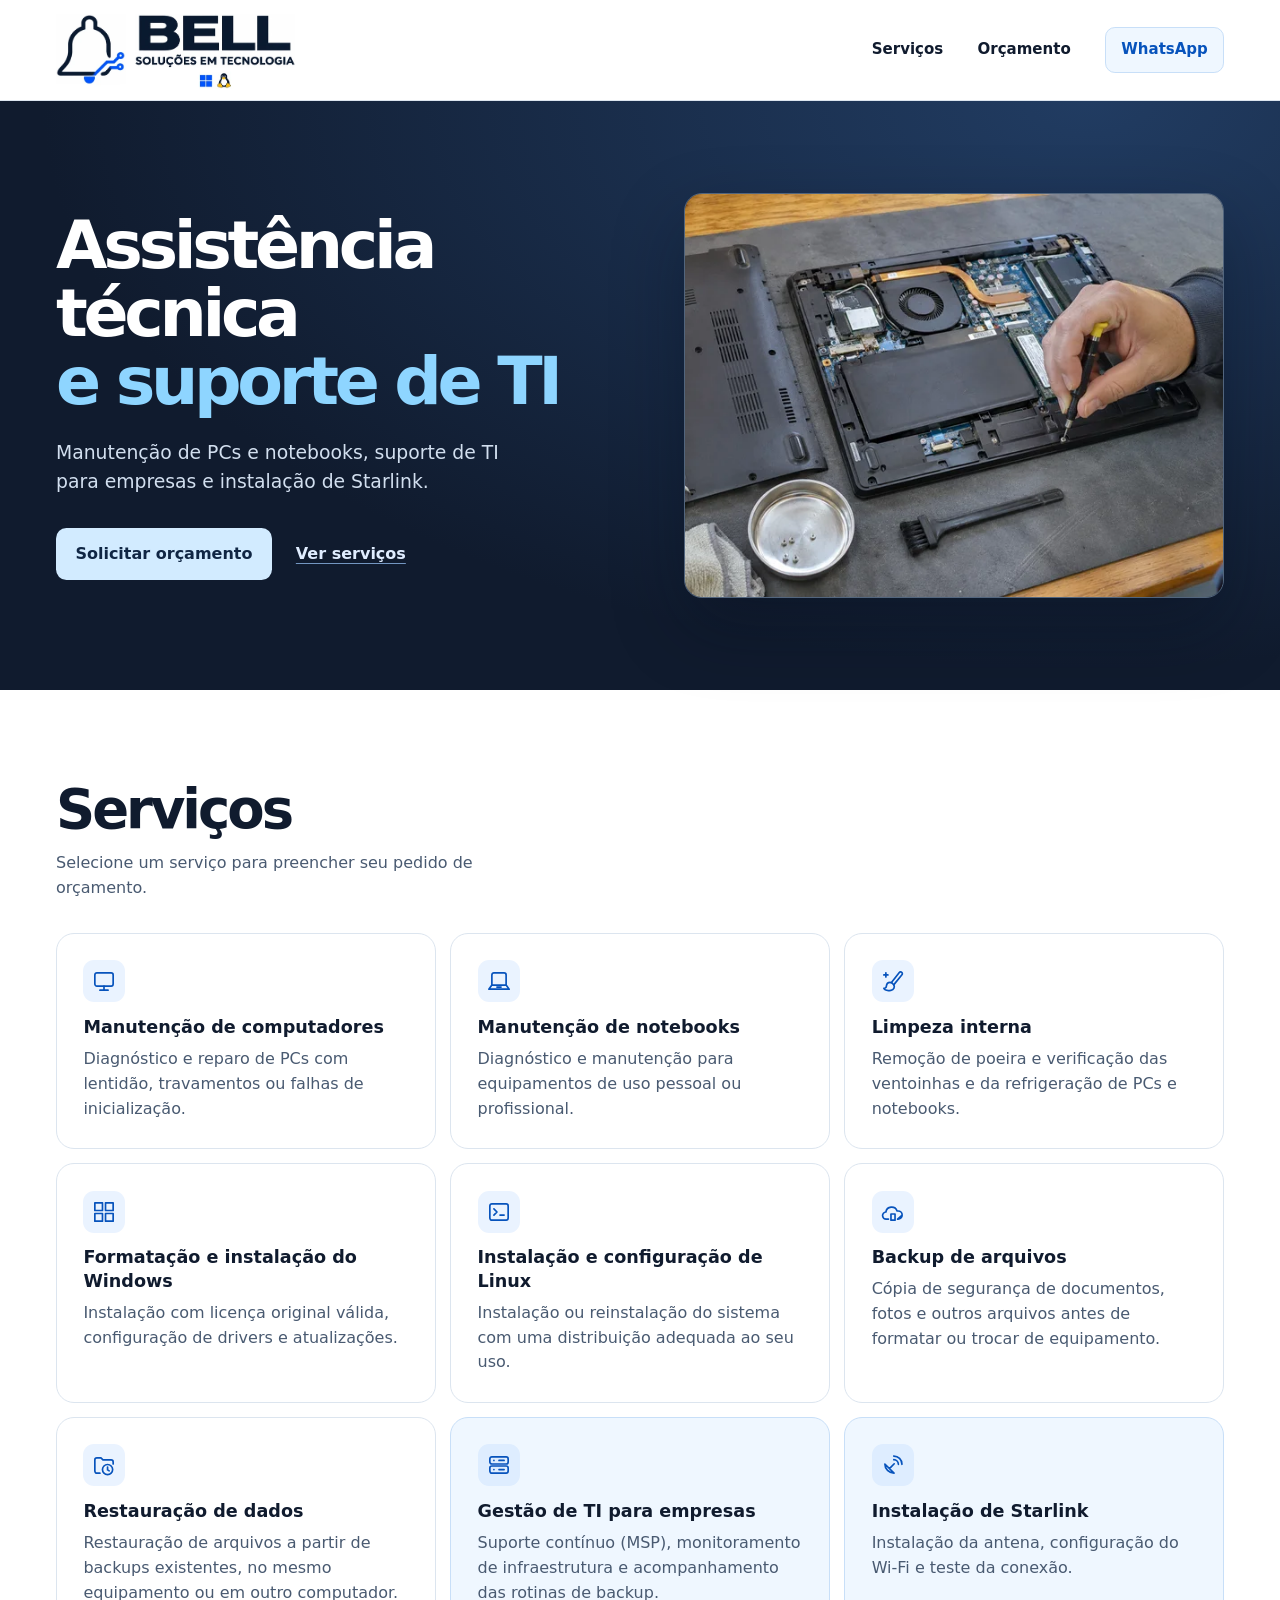
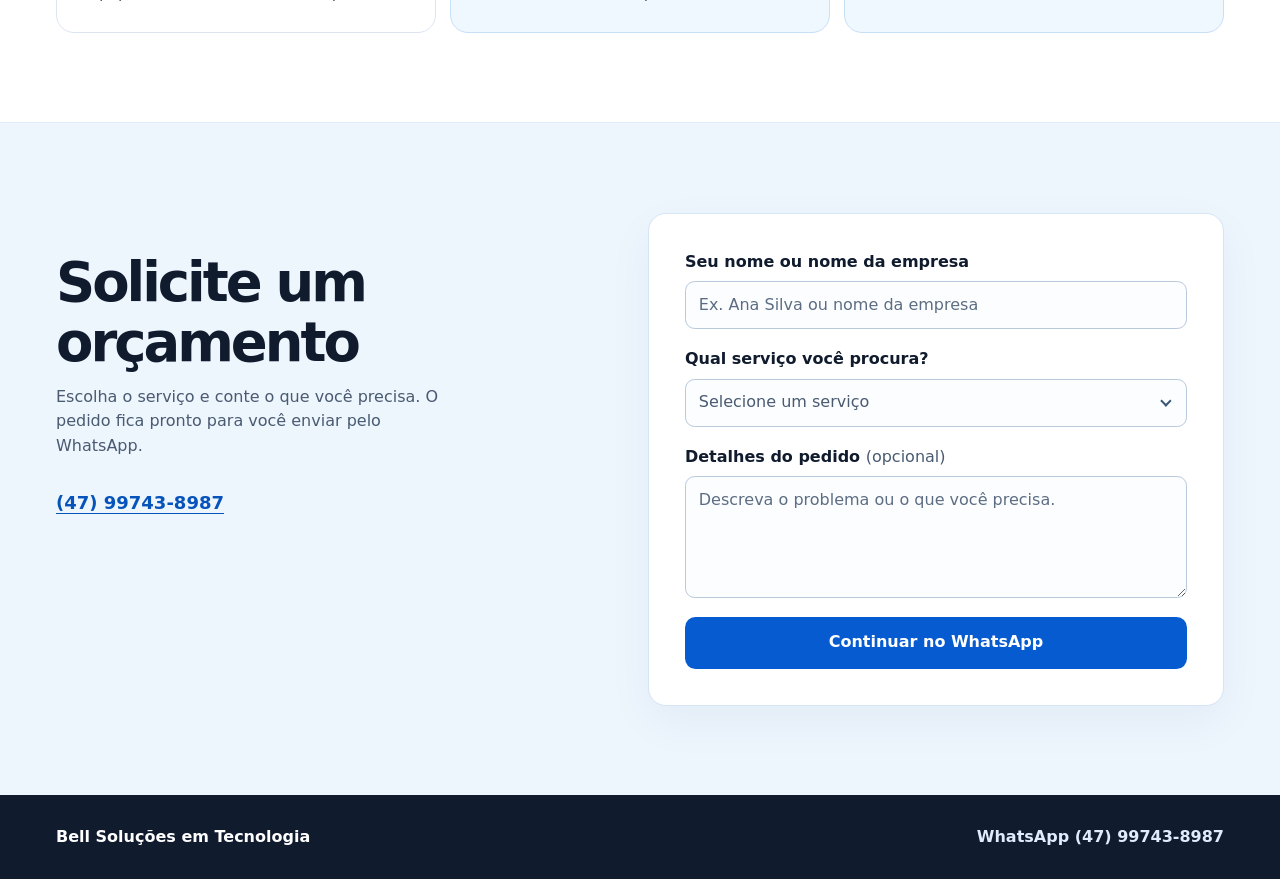
<file: index.html>
<!doctype html>
<html lang="pt-BR">
<head>
  <meta charset="utf-8">
  <meta name="viewport" content="width=device-width, initial-scale=1">
  <meta name="description" content="Manutenção de computadores e notebooks, Windows e Linux, backup, suporte de TI para empresas e instalação de Starlink. Peça um orçamento à Bell pelo WhatsApp.">
  <meta name="theme-color" content="#101b2e">
  <title>Bell Soluções em Tecnologia | Assistência técnica e suporte de TI</title>
  <link rel="icon" type="image/png" href="assets/bell-favicon.png">
  <link rel="stylesheet" href="styles.css">
  <script src="script.js" defer></script>
</head>
<body>
  <a class="skip-link" href="#conteudo">Pular para o conteúdo</a>

  <header class="site-header">
    <div class="shell site-header__inner">
      <a class="brand" href="./" aria-label="Bell Soluções em Tecnologia, início">
        <img src="assets/bell-logo.webp" width="603" height="198" alt="Bell Soluções em Tecnologia">
      </a>
      <nav aria-label="Navegação principal" class="site-nav">
        <a href="#servicos">Serviços</a>
        <a href="#orcamento">Orçamento</a>
        <a class="site-nav__contact" href="https://wa.me/5547997438987">WhatsApp</a>
      </nav>
    </div>
  </header>

  <main id="conteudo" tabindex="-1">
    <section class="hero" aria-labelledby="titulo-principal">
      <div class="shell hero__inner">
        <div class="hero__copy">
          <h1 id="titulo-principal">Assistência técnica <span>e suporte de TI</span></h1>
          <p>Manutenção de PCs e notebooks, suporte de TI para empresas e instalação de Starlink.</p>
          <div class="hero__actions">
            <a class="button button--light" href="#orcamento">Solicitar orçamento</a>
            <a class="hero__services" href="#servicos">Ver serviços</a>
          </div>
        </div>
        <figure class="hero__image">
          <img src="assets/manutencao-notebook.webp"
               srcset="assets/manutencao-notebook-600.webp 600w, assets/manutencao-notebook.webp 1120w"
               sizes="(max-width: 55rem) calc(100vw - 2rem), 560px"
               width="1120" height="840" alt="Ilustração de manutenção de um notebook aberto em uma bancada"
               fetchpriority="high" decoding="async">
        </figure>
      </div>
    </section>

    <section id="servicos" class="section services" aria-labelledby="titulo-servicos">
      <div class="shell">
        <div class="section-heading">
          <h2 id="titulo-servicos">Serviços</h2>
          <p>Selecione um serviço para preencher seu pedido de orçamento.</p>
        </div>

        <div class="service-grid">
          <a class="service-card" href="#orcamento" data-service="computadores">
            <svg class="service-card__icon" viewBox="0 0 24 24" width="24" height="24" aria-hidden="true" focusable="false">
              <rect x="3" y="4" width="18" height="13" rx="2"/>
              <path d="M12 17v4m-4 0h8"/>
            </svg>
            <h3>Manutenção de computadores</h3>
            <p>Diagnóstico e reparo de PCs com lentidão, travamentos ou falhas de inicialização.</p>
          </a>
          <a class="service-card" href="#orcamento" data-service="notebooks">
            <svg class="service-card__icon" viewBox="0 0 24 24" width="24" height="24" aria-hidden="true" focusable="false">
              <path d="M5 16V6a2 2 0 0 1 2-2h10a2 2 0 0 1 2 2v10m-14 0L2 20h20l-3-4H5Z"/>
              <path d="M10 18h4"/>
            </svg>
            <h3>Manutenção de notebooks</h3>
            <p>Diagnóstico e manutenção para equipamentos de uso pessoal ou profissional.</p>
          </a>
          <a class="service-card" href="#orcamento" data-service="limpeza">
            <svg class="service-card__icon" viewBox="0 0 24 24" width="24" height="24" aria-hidden="true" focusable="false">
              <path d="m10.3 13.7 7.9-10a1.7 1.7 0 0 1 2.4-.2 1.7 1.7 0 0 1 .2 2.4l-8.1 9.9"/>
              <path d="M12.7 15.8c1.3 1.8.3 4.9-2.8 5.4-3.8.6-6.4-.7-6.9-2 .9.1 2.3-.4 2.5-2.2.2-2 1.6-3.6 3.7-3.6 1.3 0 2.7.9 3.5 2.4Z"/>
              <path d="M5 4v4M3 6h4"/>
            </svg>
            <h3>Limpeza interna</h3>
            <p>Remoção de poeira e verificação das ventoinhas e da refrigeração de PCs e notebooks.</p>
          </a>
          <a class="service-card" href="#orcamento" data-service="windows">
            <svg class="service-card__icon" viewBox="0 0 24 24" width="24" height="24" aria-hidden="true" focusable="false">
              <path d="M3 3h7.5v7.5H3zm10.5 0H21v7.5h-7.5zM3 13.5h7.5V21H3zm10.5 0H21V21h-7.5z"/>
            </svg>
            <h3>Formatação e instalação do Windows</h3>
            <p>Instalação com licença original válida, configuração de drivers e atualizações.</p>
          </a>
          <a class="service-card" href="#orcamento" data-service="linux">
            <svg class="service-card__icon" viewBox="0 0 24 24" width="24" height="24" aria-hidden="true" focusable="false">
              <rect x="3" y="4" width="18" height="16" rx="2"/>
              <path d="m7 9 3 3-3 3m6 0h4"/>
            </svg>
            <h3>Instalação e configuração de Linux</h3>
            <p>Instalação ou reinstalação do sistema com uma distribuição adequada ao seu uso.</p>
          </a>
          <a class="service-card" href="#orcamento" data-service="backup">
            <svg class="service-card__icon" viewBox="0 0 24 24" width="24" height="24" aria-hidden="true" focusable="false">
              <path d="M21 15a4 4 0 0 0-4-4h-1a5.7 5.7 0 0 0-11 1 3.5 3.5 0 0 0 .5 7h2m9 0H17a4 4 0 0 0 4-4Z"/>
              <path d="M10 14h4v6h-4z"/>
            </svg>
            <h3>Backup de arquivos</h3>
            <p>Cópia de segurança de documentos, fotos e outros arquivos antes de formatar ou trocar de equipamento.</p>
          </a>
          <a class="service-card" href="#orcamento" data-service="restauracao">
            <svg class="service-card__icon" viewBox="0 0 24 24" width="24" height="24" aria-hidden="true" focusable="false">
              <path d="M8 20H5a2 2 0 0 1-2-2V7a2 2 0 0 1 2-2h4l2 2h8a2 2 0 0 1 2 2v2"/>
              <circle cx="15.5" cy="16.5" r="5"/>
              <path d="M15.5 14v2.8l1.6 1"/>
            </svg>
            <h3>Restauração de dados</h3>
            <p>Restauração de arquivos a partir de backups existentes, no mesmo equipamento ou em outro computador.</p>
          </a>
          <a class="service-card service-card--accent" href="#orcamento" data-service="msp">
            <svg class="service-card__icon" viewBox="0 0 24 24" width="24" height="24" aria-hidden="true" focusable="false">
              <rect x="3" y="4" width="18" height="7" rx="2"/>
              <rect x="3" y="13" width="18" height="7" rx="2"/>
              <path d="M7 7.5h.01M7 16.5h.01m5-9h5m-5 9h5"/>
            </svg>
            <h3>Gestão de TI para empresas</h3>
            <p>Suporte contínuo (MSP), monitoramento de infraestrutura e acompanhamento das rotinas de backup.</p>
          </a>
          <a class="service-card service-card--accent" href="#orcamento" data-service="starlink">
            <svg class="service-card__icon" viewBox="0 0 24 24" width="24" height="24" aria-hidden="true" focusable="false">
              <path d="M4 11l9 9a9 9 0 0 1-9-9Zm4.5 4.5 4.7-4.7m-.5-7.6a8 8 0 0 1 8.1 8.1m-8-4.5a4.6 4.6 0 0 1 4.5 4.5"/>
            </svg>
            <h3>Instalação de Starlink</h3>
            <p>Instalação da antena, configuração do Wi-Fi e teste da conexão.</p>
          </a>
        </div>
      </div>
    </section>

    <section id="orcamento" class="section quote" aria-labelledby="titulo-orcamento">
      <div class="shell quote__inner">
        <div class="quote__copy">
          <h2 id="titulo-orcamento">Solicite um orçamento</h2>
          <p>Escolha o serviço e conte o que você precisa. O pedido fica pronto para você enviar pelo WhatsApp.</p>
          <a class="quote__phone" href="https://wa.me/5547997438987" aria-label="WhatsApp (47) 99743-8987">(47) 99743-8987</a>
        </div>

        <form id="form-orcamento" class="quote-form">
          <div class="field">
            <label for="nome">Seu nome ou nome da empresa</label>
            <input id="nome" name="nome" type="text" autocomplete="name" maxlength="120" placeholder="Ex. Ana Silva ou nome da empresa" required>
          </div>

          <div class="field">
            <label for="servico">Qual serviço você procura?</label>
            <select id="servico" name="servico" required>
              <option value="" disabled selected>Selecione um serviço</option>
              <optgroup label="Computadores e notebooks">
                <option value="computadores">Manutenção de computadores</option>
                <option value="notebooks">Manutenção de notebooks</option>
                <option value="limpeza">Limpeza interna</option>
                <option value="windows">Formatação e instalação do Windows</option>
                <option value="linux">Instalação e configuração de Linux</option>
              </optgroup>
              <optgroup label="Dados">
                <option value="backup">Backup de arquivos</option>
                <option value="restauracao">Restauração de dados</option>
              </optgroup>
              <optgroup label="Infraestrutura e conexão">
                <option value="msp">Gestão de TI para empresas (MSP)</option>
                <option value="starlink">Instalação de Starlink</option>
              </optgroup>
            </select>
          </div>

          <div class="field">
            <label for="detalhes">Detalhes do pedido <span>(opcional)</span></label>
            <textarea id="detalhes" name="detalhes" rows="4" maxlength="650" placeholder="Descreva o problema ou o que você precisa."></textarea>
          </div>

          <button id="enviar-orcamento" class="button button--primary" type="submit" disabled>Continuar no WhatsApp</button>
          <noscript><p>Envie seu pedido direto pelo <a href="https://wa.me/5547997438987">WhatsApp</a>.</p></noscript>
        </form>
      </div>
    </section>
  </main>

  <footer class="site-footer">
    <div class="shell site-footer__inner">
      <p>Bell Soluções em Tecnologia</p>
      <a href="https://wa.me/5547997438987">WhatsApp (47) 99743-8987</a>
    </div>
  </footer>
</body>
</html>
</file>
<file: styles.css>
:root {
  color-scheme: light;
  --ink: #101b2e;
  --muted: #495a71;
  --blue: #075bd0;
  --blue-hover: #064daf;
  --electric: #8ed5ff;
  --line: #dce5ef;
  --paper: #fff;
  --radius: 1.125rem;
  --font: system-ui, -apple-system, BlinkMacSystemFont, "Segoe UI", sans-serif;
}

*, *::before, *::after { box-sizing: border-box; }

html { scroll-behavior: smooth; }

body {
  margin: 0;
  background: var(--paper);
  color: var(--ink);
  font-family: var(--font);
  font-size: 1rem;
  line-height: 1.55;
}

img { display: block; max-width: 100%; }
a { color: inherit; }
h1, h2, h3, p, figure { margin: 0; }
button, input, select, textarea { font: inherit; }

:focus-visible {
  outline: 3px solid #2378e0;
  outline-offset: 4px;
}

:where(.hero, .site-footer) :focus-visible { outline-color: var(--electric); }

.shell {
  width: min(73rem, calc(100% - clamp(2rem, 7vw, 7rem)));
  margin-inline: auto;
}

.skip-link {
  position: absolute;
  z-index: 2;
  top: .75rem;
  left: .75rem;
  padding: .75rem 1rem;
  transform: translateY(-180%);
  border-radius: .5rem;
  background: var(--paper);
  color: var(--ink);
}

.skip-link:focus { transform: translateY(0); }

.site-header {
  background: var(--paper);
  color: var(--ink);
  border-bottom: 1px solid var(--line);
}

.site-header__inner, .site-footer__inner {
  display: flex;
  align-items: center;
  justify-content: space-between;
  gap: 1rem;
}

.site-header__inner { min-height: 6.25rem; }

.brand {
  display: grid;
  align-items: center;
  width: 15rem;
  flex: 0 0 auto;
  padding-block: .5rem;
}

.brand img { width: 100%; height: auto; }

.site-nav {
  display: flex;
  align-items: center;
  gap: clamp(.6rem, 3vw, 2.15rem);
  font-size: .9375rem;
  font-weight: 650;
}

.site-nav a, .site-footer a {
  padding-block: .65rem;
  text-decoration: none;
}

.site-nav a:hover { color: var(--blue); }
.site-footer a:hover { color: var(--electric); }

.site-nav .site-nav__contact {
  padding-inline: .95rem;
  border: 1px solid #c8dff8;
  background: #eff7ff;
  color: #0753bc;
  border-radius: .62rem;
}

.hero {
  color: var(--paper);
  background: radial-gradient(ellipse at 85% 0%, #213c62 0%, var(--ink) 68%);
}

.hero__inner {
  display: grid;
  grid-template-columns: 1.04fr 1fr;
  align-items: center;
  gap: clamp(2rem, 5.25vw, 5rem);
  padding-block: clamp(3.75rem, 7.2vw, 6.65rem);
}

.hero h1 {
  max-width: 11em;
  font-size: clamp(3rem, 5.2vw, 4.65rem);
  font-weight: 770;
  line-height: 1.025;
  letter-spacing: -.065em;
}

.hero h1 span { display: block; color: var(--electric); }

.hero p {
  max-width: 29rem;
  margin-top: 1.375rem;
  color: #d2dfef;
  font-size: clamp(1rem, 1.65vw, 1.175rem);
}

.hero__actions {
  display: flex;
  flex-wrap: wrap;
  align-items: center;
  gap: 1rem 1.5rem;
  margin-top: 2rem;
}

.hero__services {
  padding-block: .65rem;
  color: #e0edff;
  font-weight: 650;
  text-decoration: underline;
  text-decoration-color: #7396c1;
  text-underline-offset: .28em;
}

.hero__image {
  overflow: hidden;
  aspect-ratio: 4 / 3;
  border: 1px solid #52657d;
  border-radius: var(--radius);
  background: #21334b;
  box-shadow: 0 1.75rem 4.5rem #050c1955;
}

.hero__image img { width: 100%; height: 100%; object-fit: cover; object-position: 61% 50%; }

.button {
  display: inline-flex;
  min-height: 3.25rem;
  align-items: center;
  justify-content: center;
  padding: .7rem 1.15rem;
  border: 1px solid transparent;
  border-radius: .65rem;
  cursor: pointer;
  font-weight: 730;
  text-align: center;
  text-decoration: none;
  transition: background-color .16s ease;
}

.button--light { background: #d2ebff; color: #102644; }
.button--light:hover { background: #b5dfff; }
.button--primary { background: var(--blue); color: var(--paper); }
.button--primary:hover:not(:disabled) { background: var(--blue-hover); }
.button:disabled { cursor: default; opacity: .62; }

.section {
  padding-block: clamp(3.75rem, 7vw, 6.5rem);
  scroll-margin-top: .5rem;
}

.section-heading { margin-bottom: 2rem; }

h2 {
  font-size: clamp(2.1rem, 4.4vw, 3.4rem);
  font-weight: 760;
  letter-spacing: -.055em;
  line-height: 1.1;
}

.section-heading p, .quote__copy p {
  max-width: 32rem;
  margin-top: .75rem;
  color: var(--muted);
}

.service-grid {
  display: grid;
  grid-template-columns: repeat(3, minmax(0, 1fr));
  gap: .9rem;
}

.service-card {
  display: block;
  padding: clamp(1.15rem, 2.6vw, 1.65rem);
  border: 1px solid var(--line);
  border-radius: var(--radius);
  color: var(--ink);
  text-decoration: none;
  transition: border-color .16s ease, background-color .16s ease;
}

.service-card:hover { border-color: #7aa9e6; background: #f3f8ff; }
.service-card--accent { border-color: #c8dff8; background: #eff7ff; }
.service-card--accent:hover { background: #e3f1ff; }

.service-card__icon {
  display: block;
  width: 2.625rem;
  height: 2.625rem;
  margin-bottom: .85rem;
  padding: .55rem;
  border-radius: .7rem;
  background: #eaf3ff;
  color: #0753bc;
  fill: none;
  stroke: currentColor;
  stroke-width: 1.65;
  stroke-linecap: round;
  stroke-linejoin: round;
}

.service-card--accent .service-card__icon { background: #deedff; }

.service-card h3 { font-size: 1.1rem; font-weight: 740; line-height: 1.35; }
.service-card p { margin-top: .45rem; color: var(--muted); }

.quote {
  background: #edf5fd;
  border-top: 1px solid #e0ecf8;
}

.quote__inner {
  display: grid;
  grid-template-columns: .85fr 1fr;
  align-items: start;
  gap: clamp(2rem, 8vw, 7rem);
}

.quote__copy { padding-block: clamp(0rem, 3.5vw, 2.5rem); }
.quote__copy p { max-width: 25rem; }

.quote__phone {
  display: inline-block;
  margin-top: 1.35rem;
  padding-block: .5rem;
  color: #0753bc;
  font-size: 1.125rem;
  font-weight: 750;
  text-underline-offset: .22em;
  white-space: nowrap;
}

.quote-form {
  display: grid;
  min-width: 0;
  gap: 1.15rem;
  padding: clamp(1.25rem, 4vw, 2.25rem);
  border: 1px solid #d6e4f4;
  border-radius: var(--radius);
  background: var(--paper);
  box-shadow: 0 1rem 3rem #173f6a0c;
}

.field { display: grid; gap: .4rem; min-width: 0; }
.field label { font-weight: 680; }
.field label span { color: var(--muted); font-weight: 450; }

.field :is(input, select, textarea) {
  width: 100%;
  min-width: 0;
  min-height: 3rem;
  padding: .65rem .8rem;
  border: 1px solid #b9c9dc;
  border-radius: .6rem;
  background-color: #fcfdff;
  color: var(--ink);
}

.field input::placeholder, .field textarea::placeholder { color: #5c6d83; opacity: 1; }
.field textarea { resize: vertical; min-height: 6.3rem; }

.field:has(select) { position: relative; }

.field:has(select)::after {
  content: "";
  position: absolute;
  right: 1.05rem;
  bottom: 1.36rem;
  width: .49rem;
  height: .49rem;
  transform: rotate(45deg);
  border-right: 2px solid #3b5878;
  border-bottom: 2px solid #3b5878;
  pointer-events: none;
}

.field select { appearance: none; padding-right: 2.25rem; }
.field select:invalid { color: var(--muted); }
.field select option { color: var(--ink); }

.site-footer { padding-block: 1.2rem; background: var(--ink); color: #e0ebfb; }
.site-footer p { color: var(--paper); font-weight: 720; }
.site-footer a { font-weight: 620; white-space: nowrap; }

@media (max-width: 55rem) {
  .hero__inner { grid-template-columns: 1fr; }
  .hero h1 { max-width: 15em; }
  .hero__image { max-height: 24rem; }
  .service-grid { grid-template-columns: repeat(2, minmax(0, 1fr)); }
  .quote__inner { grid-template-columns: .85fr 1fr; gap: 1.65rem; }
}

@media (max-width: 42rem) {
  .site-header__inner { min-height: 4.75rem; }
  .brand { width: clamp(6.8rem, 35vw, 10rem); }
  .site-nav { font-size: .875rem; }
  .site-nav .site-nav__contact { display: none; }
  .hero__inner { gap: 1.8rem; padding-block: 2.8rem; }
  .hero h1 { max-width: 12em; font-size: clamp(2.45rem, 9vw, 3.7rem); }
  .hero__actions { margin-top: 1.45rem; gap: .65rem 1rem; }
  .section { padding-block: 3.25rem; }
  .section-heading { margin-bottom: 1.35rem; }
  .service-grid, .quote__inner { grid-template-columns: 1fr; }
  .quote__copy { padding: 0; }
  .site-footer__inner { align-items: flex-start; flex-direction: column; gap: .15rem; }
}

@media (prefers-reduced-motion: reduce) {
  html { scroll-behavior: auto; }
  *, *::before, *::after { transition: none !important; }
}
</file>
